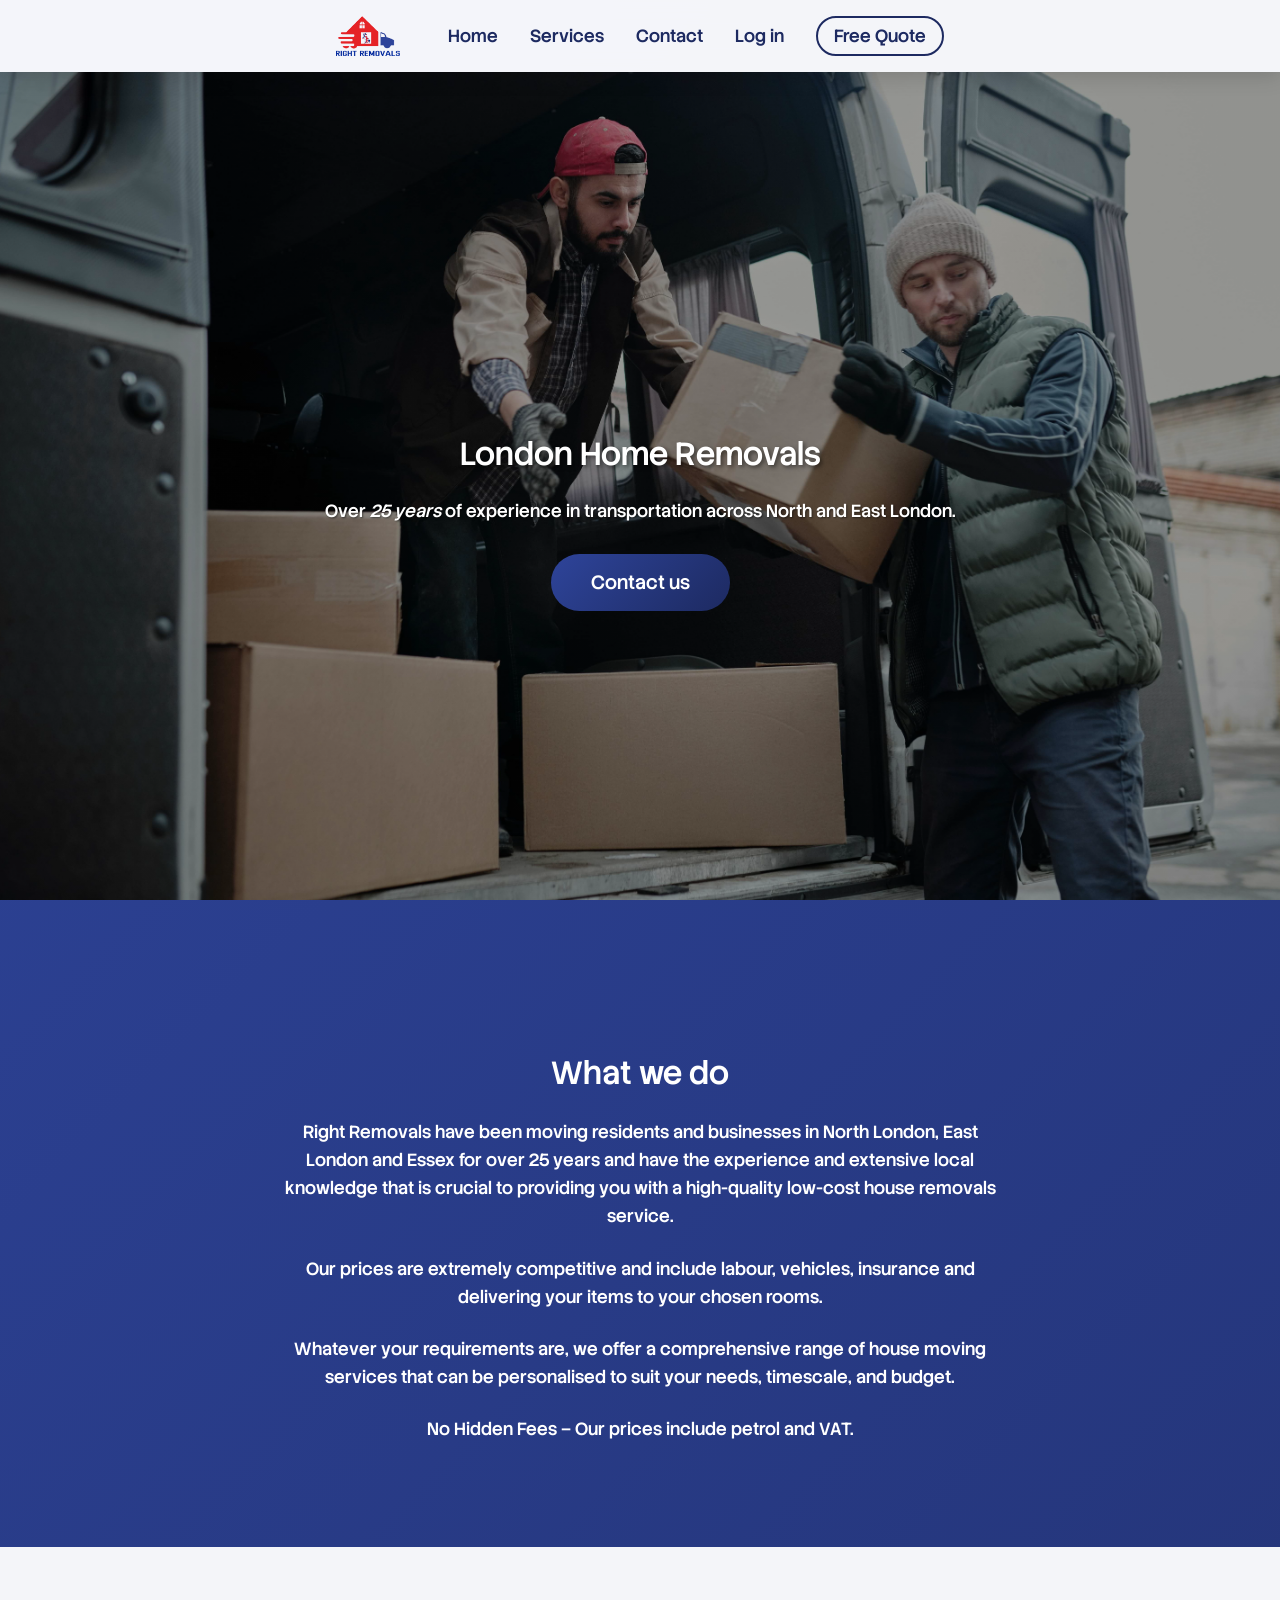
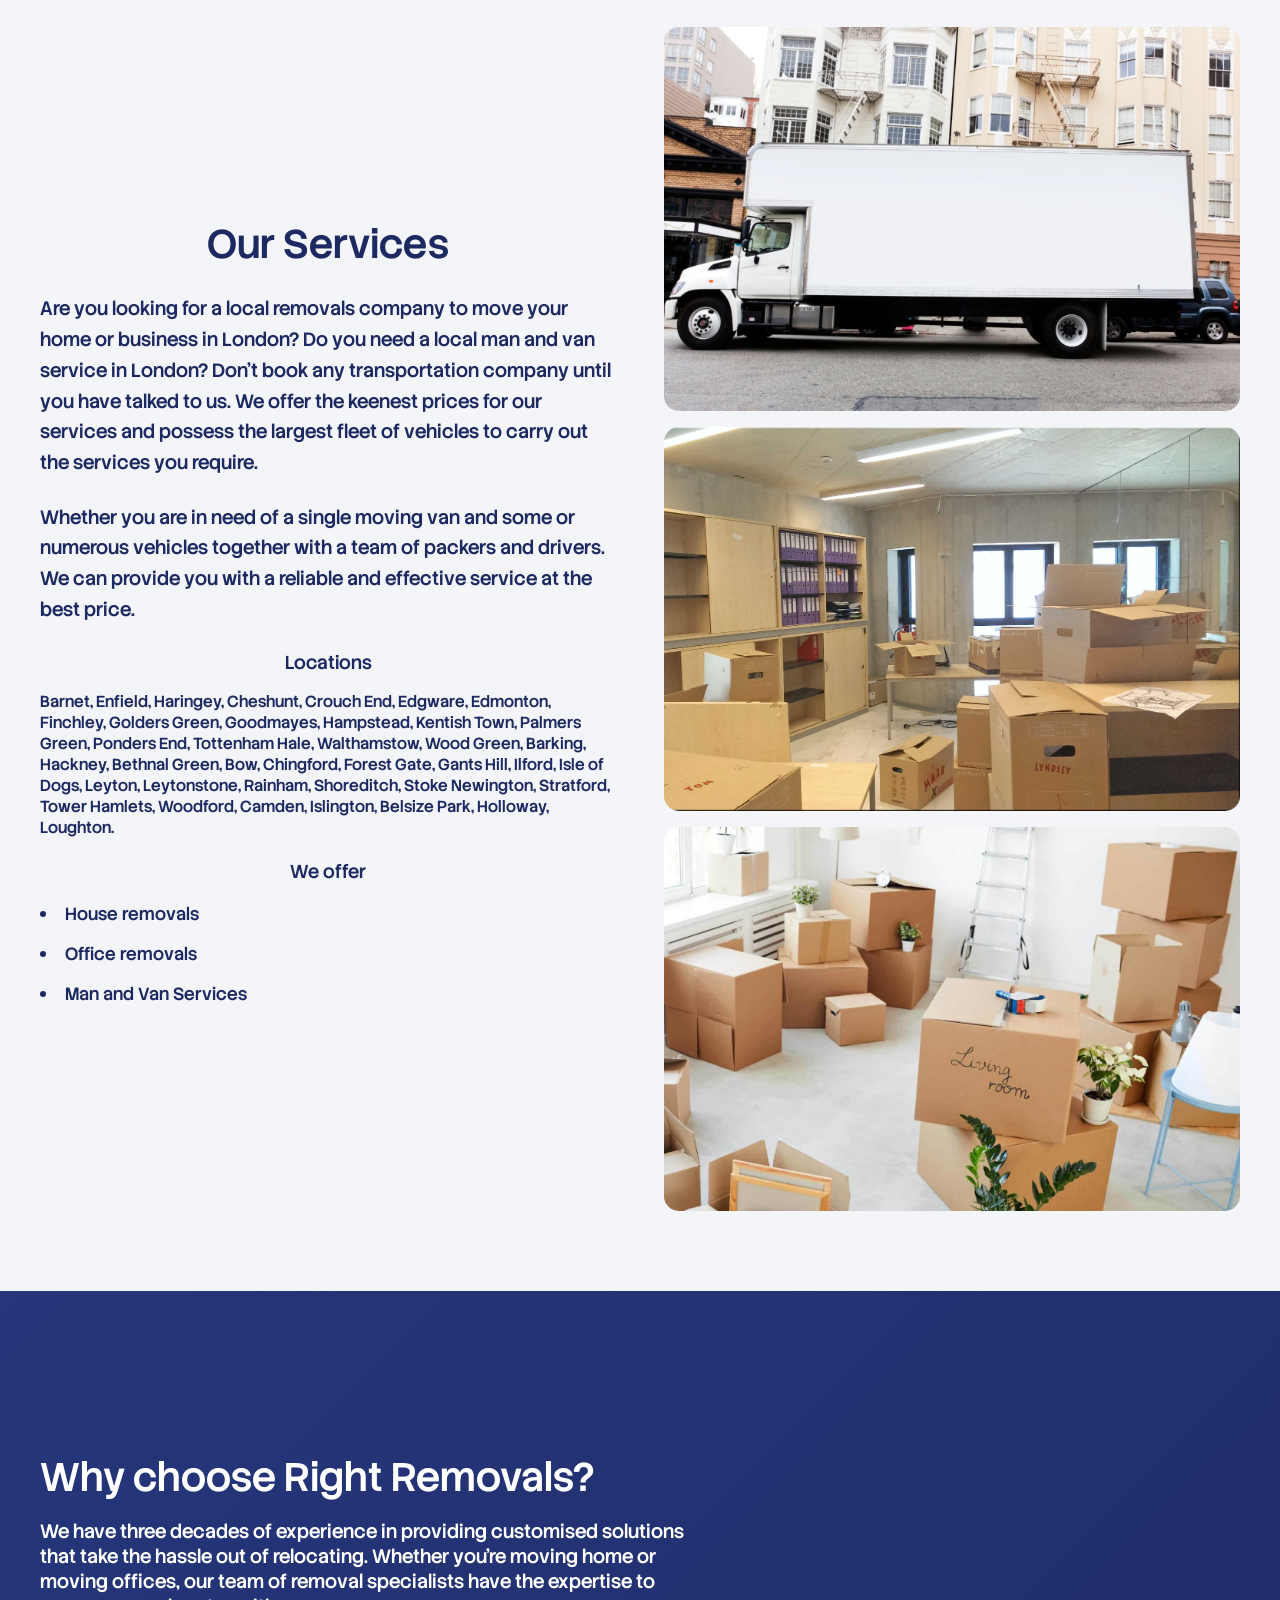
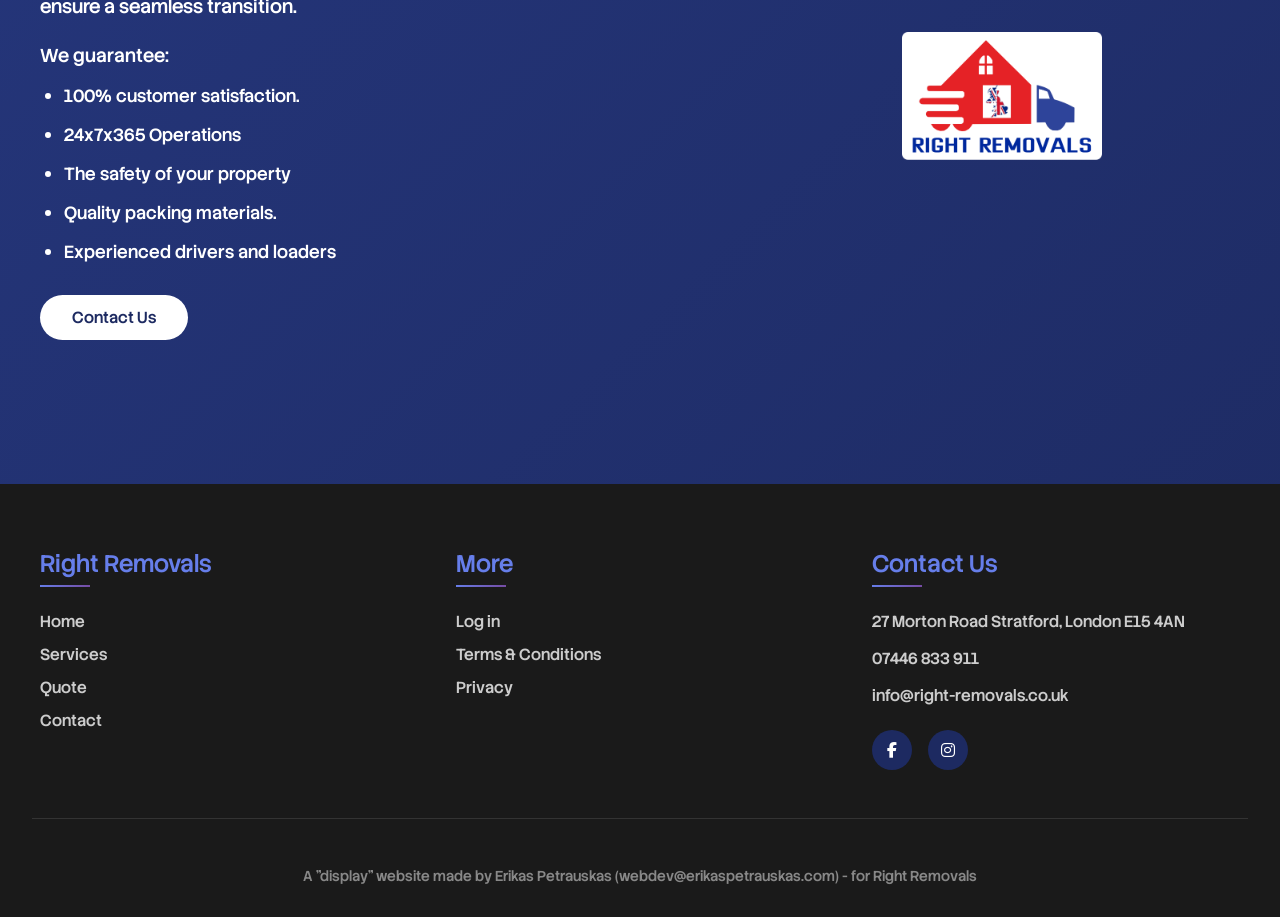
<file: index.html>
<!doctype html>
<html lang="en">
<head>
  <meta charset="utf-8" />
  <meta name="viewport" content="width=device-width,initial-scale=1" />
  <title>Right Removals</title>
    <meta name="description" content="25 years of moving experience" />
    <meta property="og:type" content="website" />
    <meta property="og:title" content="Right Removals – Website Redesign Concept" />
    <meta property="og:description" content="A modern, mobile-friendly redesign concept for Right Removals." />
    <meta property="og:url" content="https://eika12345.github.io/Right-Removals-Redesign/" />
    <meta property="og:image" content="https://eika12345.github.io/Right-Removals-Redesign/images/preview.png" />
    <meta property="og:image:width" content="1200" />
    <meta property="og:image:height" content="630" />
    <meta name="twitter:card" content="summary_large_image" />
    <link rel="stylesheet" href="./css/variables.css" />
    <link rel="stylesheet" href="./css/stylesheet.css" />
    <link rel="shortcut icon" type="image/x-icon" href="./images/right-removals-logo-updated.png">
    <link rel="stylesheet" href="https://cdnjs.cloudflare.com/ajax/libs/font-awesome/6.5.0/css/all.min.css">

</head>
<body>
          <!---------------------------------- navbar -------------------------------------->

   <nav class="navbar">
  <a href="index.html" class="logo">
    <img src="./images/right-removals-logo-updated.png" alt="Company Logo">
  </a>

  <ul class="nav-links">
    <li><a href="index.html">Home</a></li>
    <li><a href="#services">Services</a></li>
    <li><a href="contact.html">Contact</a></li>
    <li><a href="admin.html">Log in</a></li>
    <li><a href="quote.html" class="free-quote">Free Quote</a></li>
  </ul>
</nav>
              <!---------------------------------- hero -------------------------------------->

     <section class="hero">
        <h1>London Home Removals</h1>
        <p>Over <i>25 years</i> of experience in transportation across North and East London.</p>

        <a href="contact.html" class="hero-button">Contact us</a>
    </section>
              <!---------------------------------- content -------------------------------------->

    <div class="content">
        <h2>What we do</h2>
        <p>Right Removals have been moving residents and businesses in North London, East London and Essex for over 25 years and have the experience and extensive local knowledge that is crucial to providing you with a high-quality low-cost house removals service.</p>
        <p>Our prices are extremely competitive and include labour, vehicles, insurance and delivering your items to your chosen rooms.</p>
        <p>Whatever your requirements are, we offer a comprehensive range of house moving services that can be personalised to suit your needs, timescale, and budget.</p>
        <p>No Hidden Fees – Our prices include petrol and VAT.</p>
    </div>
          <!---------------------------------- services -------------------------------------->
<section id="services">
    <section class="services-section">
  <div class="services-container">
    <!-- Left text column -->
   <div class="services-text">
  <h2>Our Services</h2>
  <p>Are you looking for a local removals company to move your home or business in London? Do you need a local man and van service in London? Don’t book any transportation company until you have talked to us. We offer the keenest prices for our services and possess the largest fleet of vehicles to carry out the services you require.</p>
  
  <div class="service-card">
    <p>Whether you are in need of a single moving van and some or numerous vehicles together with a team of packers and drivers. We can provide you with a reliable and effective service at the best price.</p>
  </div>
<h3>Locations</h3>
  <div class="service-card">
Barnet,
Enfield,
Haringey,
Cheshunt,
Crouch End,
Edgware,
Edmonton,

Finchley,
Golders Green,
Goodmayes,
Hampstead,
Kentish Town,
Palmers Green,
Ponders End,
Tottenham Hale,

Walthamstow,
Wood Green,
Barking,
Hackney,
Bethnal Green,
Bow,
Chingford,

Forest Gate,
Gants Hill,
Ilford,
Isle of Dogs,
Leyton,
Leytonstone,
Rainham,

Shoreditch,
Stoke Newington,
Stratford,
Tower Hamlets,
Woodford,
Camden,
Islington,

Belsize Park,
Holloway,
Loughton.
  </div>
<br>
<h3>We offer</h3>
  <ul>
    <li>House removals</li>
    <li>Office removals</li>
    <li>Man and Van Services</li>
  </ul>
</div>

    <!-- Right images column -->
    <div class="services-images">
      <img src="./images/van3_2.png" alt="Service 1">
      <img src="./images/office removal3_2.png" alt="Service 2">
      <img src="./images/house removal3_2.png" alt="Service 3">
    </div>
  </div>
</section>
</section>

    <!------------------------------- Elfsight Google Reviews---------------------------------->
    <div class="review-container">
<script src="https://elfsightcdn.com/platform.js" async></script>
<div class="elfsight-app-4e59fe24-357c-4eae-9113-05f67607440f" data-elfsight-app-lazy></div>
   </div>
    <!--<section class="reviews-section">


        <h2>What Our Clients Say</h2>
        <a href="#" class="google-badge">
            <span class="google-logo">G</span>
            <span class="stars">★★★★★</span>
            <span><u>75 Google Reviews</u></span>
        </a>
        
        <div class="reviews-container">
            <div class="review-card">
                <div class="review-header">
                    <div class="review-avatar">SV</div>
                    <div class="review-info">
                        <h4>Sarah Vaughan</h4>
                        <p>July 27, 2025</p>
                    </div>
                </div>
                <div class="review-stars">★★★★★</div>
                <p class="review-text">"Excellent service!!! Would use them again hands down"</p>
            </div>
            
            <div class="review-card">
                <div class="review-header">
                    <div class="review-avatar">YN</div>
                    <div class="review-info">
                        <h4>Yasmin North </h4>
                        <p>August 16, 2025</p>
                    </div>
                </div>
                <div class="review-stars">★★★★★</div>
                <p class="review-text">"This is our second time moving flats with Right Removals and they have been amazing both times! Always on time, so fast and efficient and very easy to work with, would recommend to any one!"</p>
            </div>
            
            <div class="review-card">
                <div class="review-header">
                    <div class="review-avatar">NP</div>
                    <div class="review-info">
                        <h4>Nikhita P</h4>
                        <p>July 19, 2025</p>
                    </div>
                </div>
                <div class="review-stars">★★★★★</div>
                <p class="review-text">"Ika has been an absolute lifesaver helping us move! Patient, helpful and a great attitude, we genuinely couldn't have done it without his help :) 11/10 highly recommend &will use again for future moves!"</p>
            </div>
        </div>
    </section>-->
     <!------------------------------- Why choose rights ---------------------------------->

    <section class="get-in-touch">
  <div class="get-in-touch-container">
    <!-- Left: Text + Contact Info -->
    <div class="contact-text">
      <h2>Why choose Right Removals?</h2>

      <p>We have three decades of experience in providing customised solutions that take the hassle out of relocating. Whether you’re moving home or moving offices, our team of removal specialists have the expertise to ensure a seamless transition.</p>
      <h3>We guarantee:</h3>
      <ul class="contact-info">
        <li>100% customer satisfaction.</li>
        <li>24x7x365 Operations</li>
        <li>The safety of your property</li>
        <li>Quality packing materials.</li>
        <li>Experienced drivers and loaders</li>    
      </ul>

      <a href="contact.html" class="contact-button">Contact Us</a>
    </div>

    <!-- Right: Logo Image -->
    <div class="contact-logo">
      <img src="./images/right-removals-logo-white.png" alt="Right Removals Logo">
    </div>
  </div>
</section>



    <!---------------------------------- footer -------------------------------------->

    <footer class="footer">
        <div class="footer-container">
            <div class="footer-column">
                <h3>Right Removals</h3>
                <ul class="footer-links">
                    <li><a href="index.html">Home</a></li>
                    <li><a href="#services">Services</a></li>
                    <li><a href="quote.html">Quote</a></li>
                    <li><a href="contact.html">Contact</a></li>
                    

                </ul>
            </div>
            
            <div class="footer-column">
                <h3>More</h3>
                <ul class="footer-links">
                    <li><a href="admin.html">Log in</a></li>
                    <li><a href="terms&conditions.html">Terms & Conditions</a></li>
                    <li><a href="privacy.html">Privacy</a></li>
                  
                </ul>
            </div>
            
            <div class="footer-column">
                <h3>Contact Us</h3>
                <div class="footer-contact-info">
                    <div class="contact-item">
                        <span>27 Morton Road Stratford, London E15 4AN</span>
                    </div>
                    <div class="contact-item">
                        <span>07446 833 911</span>
                    </div>
                    <div class="contact-item">
                        <span>info@right-removals.co.uk</span>
                    </div>  
                </div>
                <div class="social-links">
    <a href="https://www.facebook.com/LondonRightRemovals" class="social-link" target="_blank">
        <i class="fab fa-facebook-f"></i>
    </a>

    <a href="https://www.instagram.com/rightremovals/" class="social-link" target="_blank">
        <i class="fab fa-instagram"></i>
    </a>
</div>
            </div>
        </div>
        
        <div class="copyright">
            <p>A "display" website made by Erikas Petrauskas (webdev@erikaspetrauskas.com) - for Right Removals</p>
        </div>
    </footer>

</body>
</html>
</file>
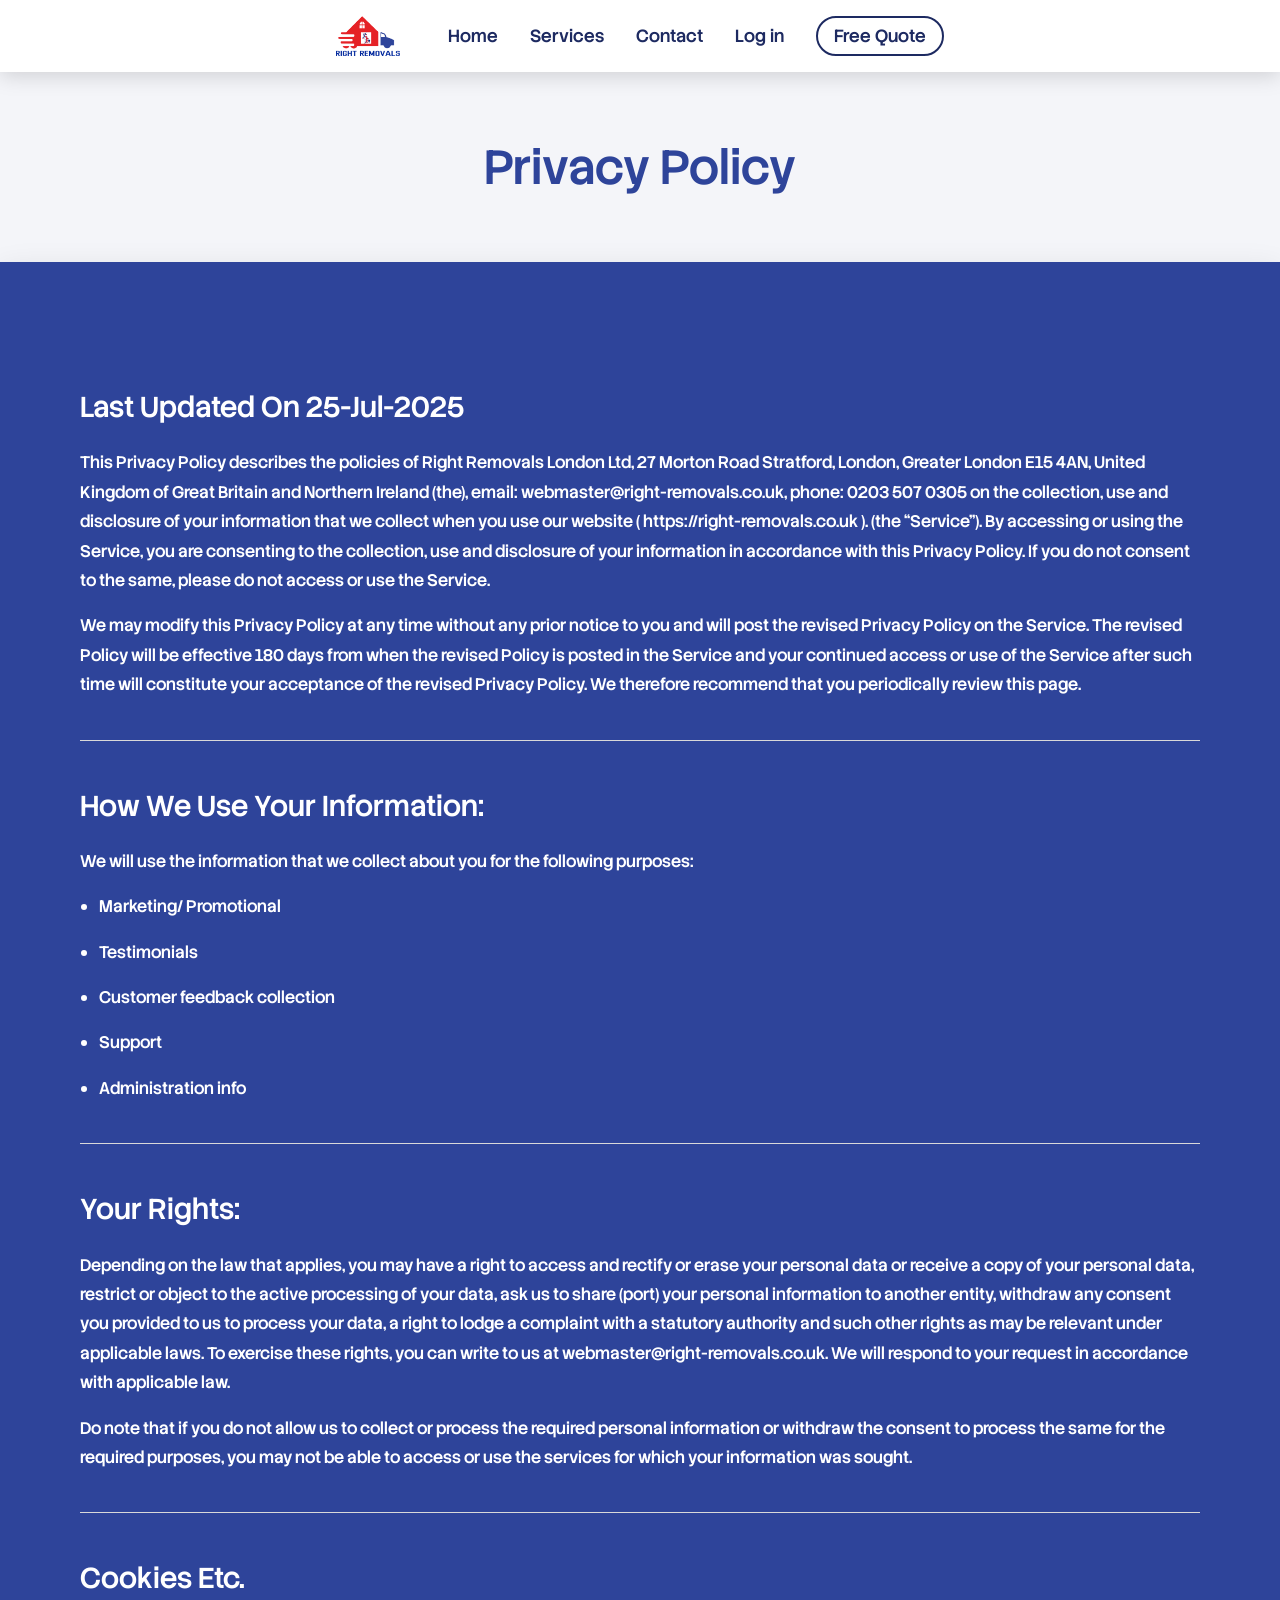
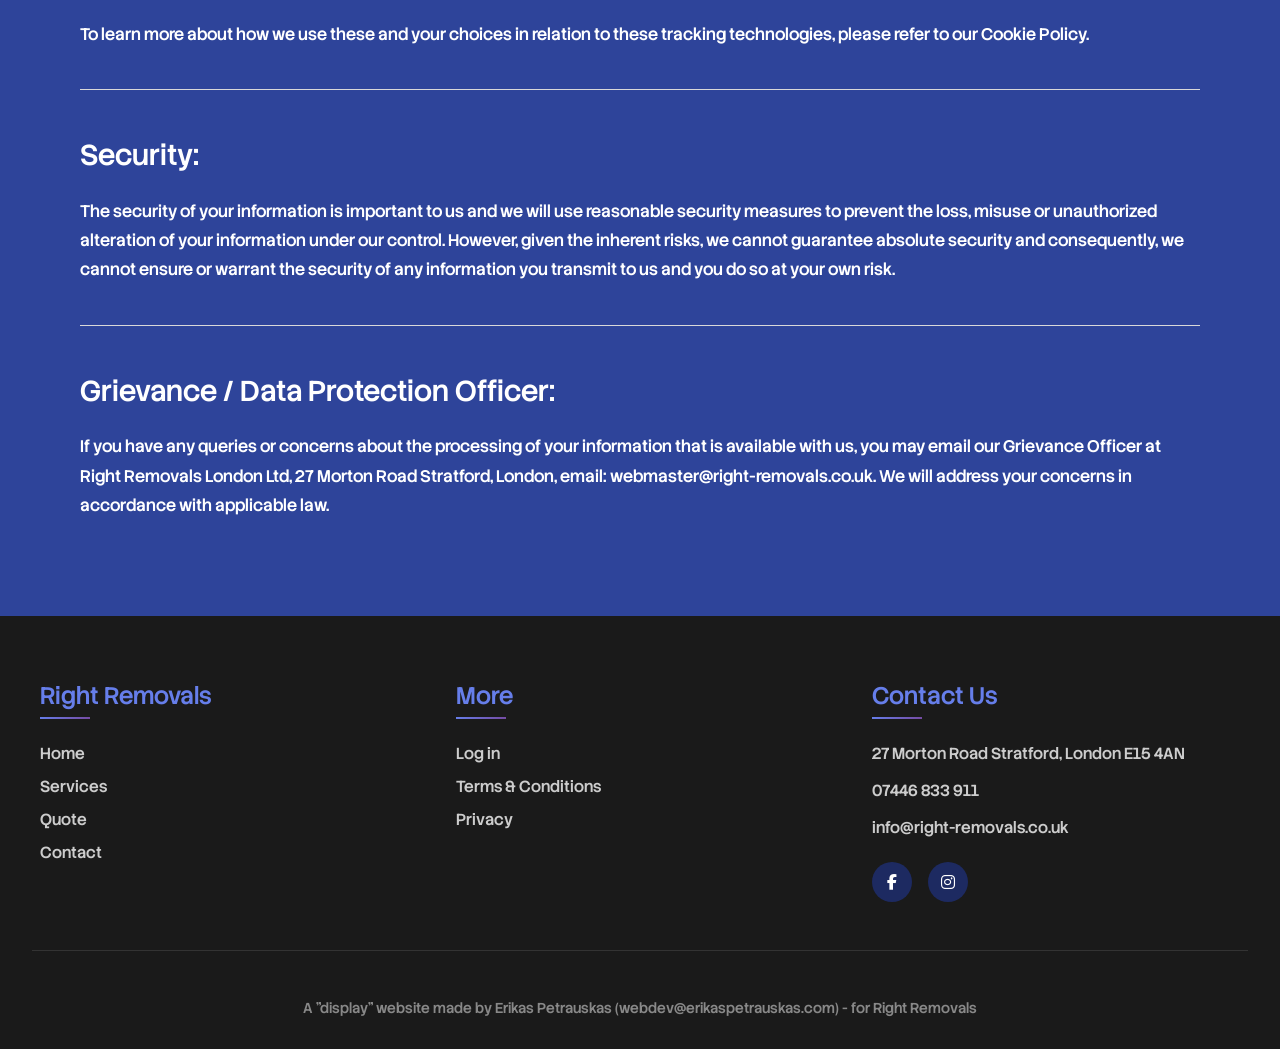
<file: privacy.html>
<!doctype html>
<html lang="en">
<head>
  <meta charset="utf-8" />
  <meta name="viewport" content="width=device-width,initial-scale=1" />
  <title>Right Removals - Privacy</title>
  <meta name="description" content="25 years of moving experience" />
    <link rel="stylesheet" href="./css/variables.css" />
    <link rel="stylesheet" href="./css/stylesheet.css" />
    <link rel="shortcut icon" type="image/x-icon" href="./images/right-removals-logo-updated.png">
    <link rel="stylesheet" href="https://cdnjs.cloudflare.com/ajax/libs/font-awesome/6.5.0/css/all.min.css">

<style>
    body {
    background: var(--color-off-white);
}
.terms-hero {
  padding: 4rem 2rem;
  text-align: center;
  color: var(--color-primary-blue);
}

.terms-hero h1 {
  font-size: 3rem;
}

.terms-wrapper {
  margin: auto;
  padding: 5rem;
  background: var(--color-primary-blue);
  box-shadow: 0 10px 30px rgba(0,0,0,0.12);
  color: white;
  line-height: 1.75;
}

.terms-wrapper h2 {
  font-size: 1.8rem;
  margin: 2.5rem 0 1rem;
  color: white;
}

.terms-wrapper h3 {
  font-size: 1.3rem;
  margin: 1.5rem 0 0.75rem;
  color: white;
}

.terms-wrapper p,
.terms-wrapper li {
  margin-bottom: 1rem;
  font-size: 1.05rem;
}

.terms-wrapper ul {
  padding-left: 1.2rem;
  margin-bottom: 1.5rem;
}

.section-divider {
  height: 1px;
  background: #d9d9d9;
  margin: 2.5rem 0;
}

.footer {
 background: #1a1a1a;
 color: #ffffff;
 padding: 4rem 2rem 2rem;
 margin-top: 0;
}

@media(max-width: 600px) {
  .terms-hero h1 { font-size: 2.2rem; }
  .terms-wrapper { padding: 1.5rem; }
  .terms-wrapper h2 { font-size: 1.5rem; }
}
</style>

</head>
<body>
          <!---------------------------------- navbar -------------------------------------->

   <nav class="navbar">
  <a href="index.html" class="logo">
    <img src="./images/right-removals-logo-updated.png" alt="Company Logo">
  </a>

  <ul class="nav-links">
    <li><a href="index.html">Home</a></li>
    <li><a href="index.html#services">Services</a></li>
    <li><a href="contact.html">Contact</a></li>
    <li><a href="admin.html">Log in</a></li>
    <li><a href="quote.html" class="free-quote">Free Quote</a></li>
  </ul>
</nav>

<section class="terms-hero">
  <h1>Privacy Policy</h1>
</section>

<section class="terms-wrapper">

<h2>Last Updated On 25-Jul-2025</h2>
<p>
This Privacy Policy describes the policies of Right Removals London Ltd, 27 Morton Road Stratford, London, Greater London E15 4AN, United Kingdom of Great Britain and Northern Ireland (the), email: webmaster@right-removals.co.uk, phone: 0203 507 0305 on the collection, use and disclosure of your information that we collect when you use our website ( https://right-removals.co.uk ). (the “Service”). By accessing or using the Service, you are consenting to the collection, use and disclosure of your information in accordance with this Privacy Policy. If you do not consent to the same, please do not access or use the Service.</p>
<p>We may modify this Privacy Policy at any time without any prior notice to you and will post the revised Privacy Policy on the Service. The revised Policy will be effective 180 days from when the revised Policy is posted in the Service and your continued access or use of the Service after such time will constitute your acceptance of the revised Privacy Policy. We therefore recommend that you periodically review this page.</p>

<div class="section-divider"></div>

<h2>How We Use Your Information:</h2>
<p>We will use the information that we collect about you for the following purposes:</p>

<ul>
  <li>Marketing/ Promotional</li>
  <li>Testimonials</li>
  <li>Customer feedback collection</li>
  <li>Support</li>
  <li>Administration info</li>
</ul>

<div class="section-divider"></div>

<h2>Your Rights:</h2>
<p>Depending on the law that applies, you may have a right to access and rectify or erase your personal data or receive a copy of your personal data, restrict or object to the active processing of your data, ask us to share (port) your personal information to another entity, withdraw any consent you provided to us to process your data, a right to lodge a complaint with a statutory authority and such other rights as may be relevant under applicable laws. To exercise these rights, you can write to us at webmaster@right-removals.co.uk. We will respond to your request in accordance with applicable law.</p>
<p>Do note that if you do not allow us to collect or process the required personal information or withdraw the consent to process the same for the required purposes, you may not be able to access or use the services for which your information was sought.</p>

<div class="section-divider"></div>

<h2>Cookies Etc.</h2>
<p>To learn more about how we use these and your choices in relation to these tracking technologies, please refer to our Cookie Policy.</p>



<div class="section-divider"></div>

<h2>Security:</h2>
<p>The security of your information is important to us and we will use reasonable security measures to prevent the loss, misuse or unauthorized alteration of your information under our control. However, given the inherent risks, we cannot guarantee absolute security and consequently, we cannot ensure or warrant the security of any information you transmit to us and you do so at your own risk.</p>


<div class="section-divider"></div>

<h2>Grievance / Data Protection Officer:</h2>
<p>If you have any queries or concerns about the processing of your information that is available with us, you may email our Grievance Officer at Right Removals London Ltd, 27 Morton Road Stratford, London, email: webmaster@right-removals.co.uk. We will address your concerns in accordance with applicable law.</p>

 
</section>

<!---------------------------------- footer -------------------------------------->

    <footer class="footer">
        <div class="footer-container">
            <div class="footer-column">
                <h3>Right Removals</h3>
                <ul class="footer-links">
                    <li><a href="index.html">Home</a></li>
                    <li><a href="index.html#services">Services</a></li>
                    <li><a href="quote.html">Quote</a></li>
                    <li><a href="contact.html">Contact</a></li>
                    

                </ul>
            </div>
            
            <div class="footer-column">
                <h3>More</h3>
                <ul class="footer-links">
                    <li><a href="admin.html">Log in</a></li>
                    <li><a href="terms&conditions.html">Terms & Conditions</a></li>
                    <li><a href="privacy.html">Privacy</a></li>
                  
                </ul>
            </div>
            
            <div class="footer-column">
                <h3>Contact Us</h3>
                <div class="footer-contact-info">
                    <div class="contact-item">
                        <span>27 Morton Road Stratford, London E15 4AN</span>
                    </div>
                    <div class="contact-item">
                        <span>07446 833 911</span>
                    </div>
                    <div class="contact-item">
                        <span>info@right-removals.co.uk</span>
                    </div>  
                </div>
                <div class="social-links">
    <a href="https://www.facebook.com/LondonRightRemovals" class="social-link" target="_blank">
        <i class="fab fa-facebook-f"></i>
    </a>

    <a href="https://www.instagram.com/rightremovals/" class="social-link" target="_blank">
        <i class="fab fa-instagram"></i>
    </a>
</div>
            </div>
        </div>
        
        <div class="copyright">
            <p>A "display" website made by Erikas Petrauskas (webdev@erikaspetrauskas.com) - for Right Removals</p>
        </div>
    </footer>
</file>
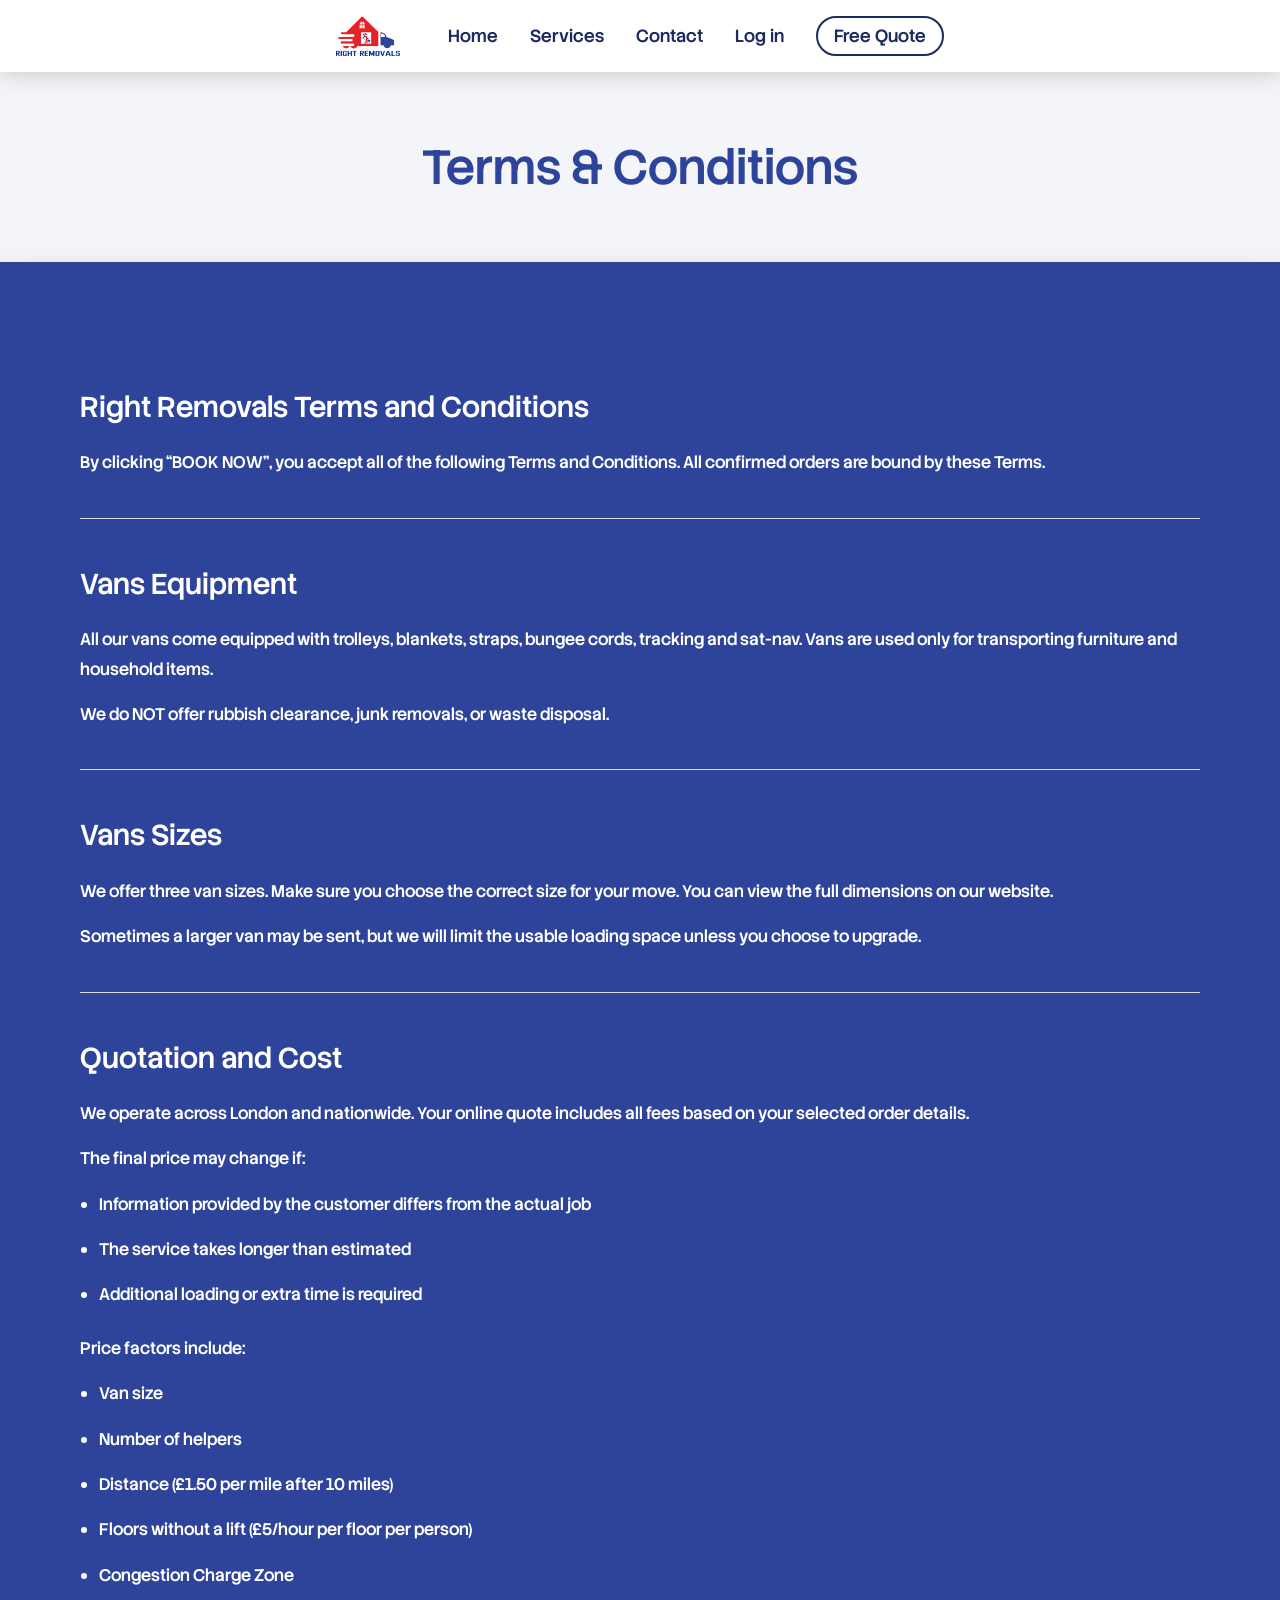
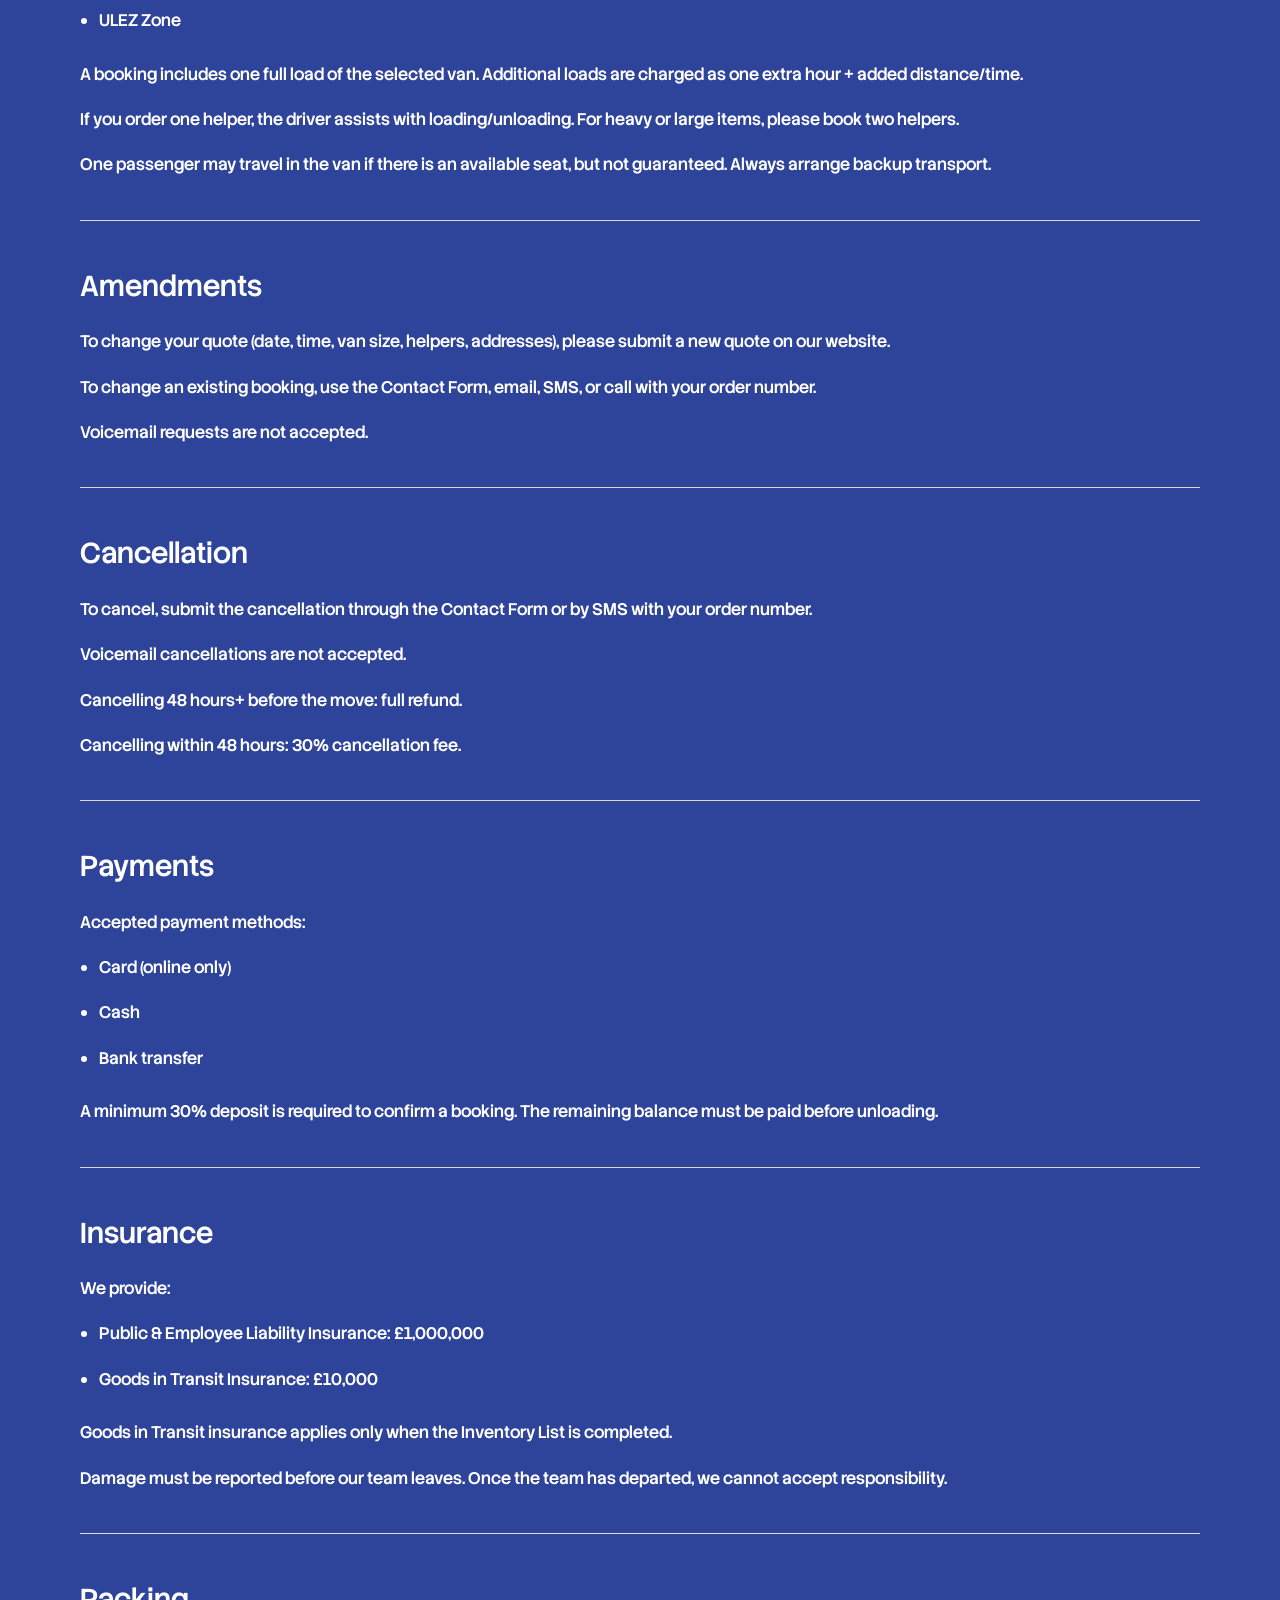
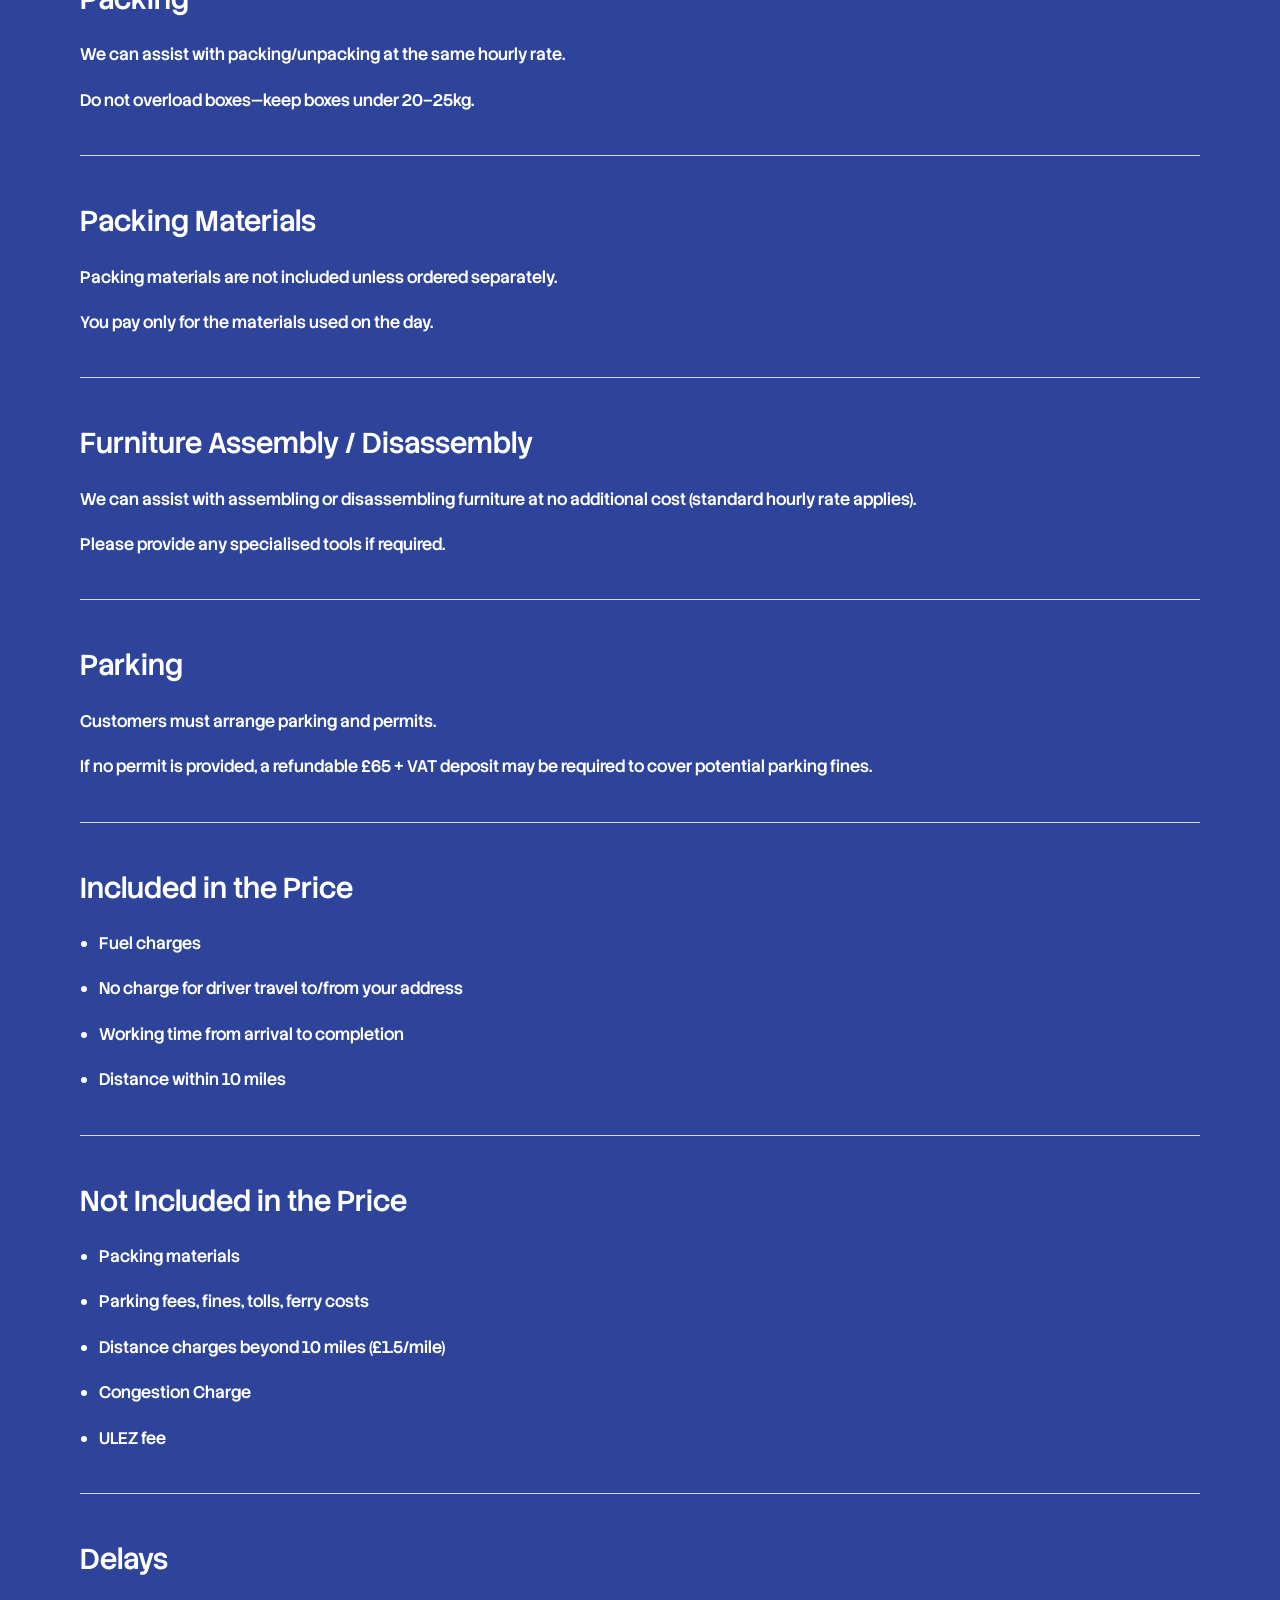
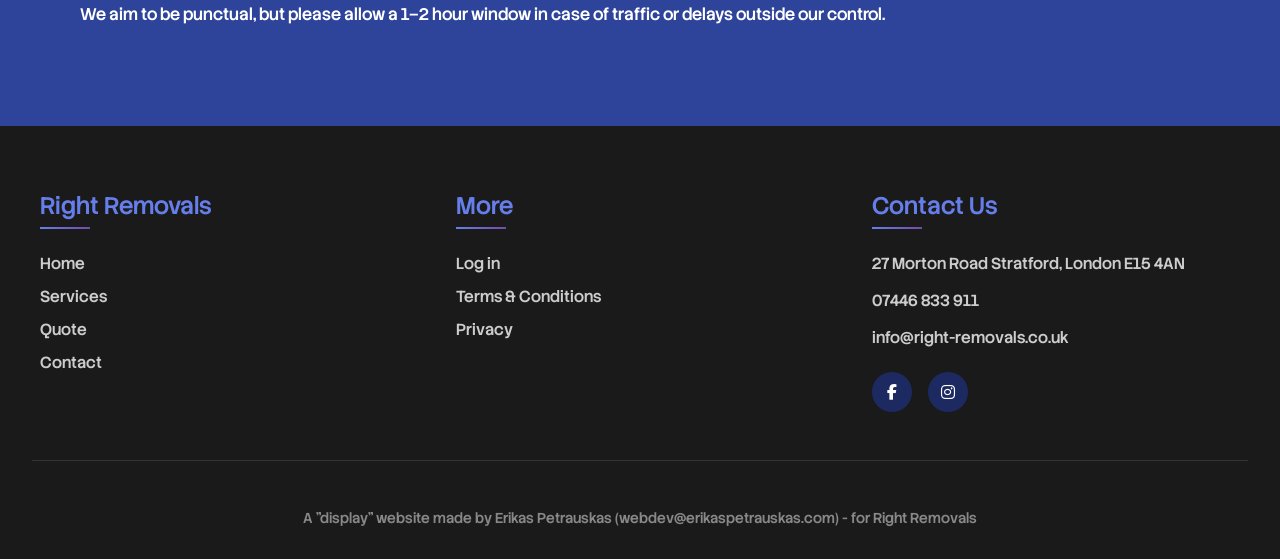
<file: terms&conditions.html>
<!doctype html>
<html lang="en">
<head>
  <meta charset="utf-8" />
  <meta name="viewport" content="width=device-width,initial-scale=1" />
  <title>Right Removals - Terms and Conditions</title>
  <meta name="description" content="25 years of moving experience" />
    <link rel="stylesheet" href="./css/variables.css" />
    <link rel="stylesheet" href="./css/stylesheet.css" />
    <link rel="shortcut icon" type="image/x-icon" href="./images/right-removals-logo-updated.png">
    <link rel="stylesheet" href="https://cdnjs.cloudflare.com/ajax/libs/font-awesome/6.5.0/css/all.min.css">
<style>
/* PAGE-SPECIFIC STYLES */
body {
    background: var(--color-off-white);
}
.terms-hero {
  padding: 4rem 2rem;
  text-align: center;
  color: var(--color-primary-blue);
}

.terms-hero h1 {
  font-size: 3rem;
}

.terms-wrapper {
  margin: auto;
  padding: 5rem;
  background: var(--color-primary-blue);
  box-shadow: 0 10px 30px rgba(0,0,0,0.12);
  color: white;
  line-height: 1.75;
}

.terms-wrapper h2 {
  font-size: 1.8rem;
  margin: 2.5rem 0 1rem;
  color: white;
}

.terms-wrapper h3 {
  font-size: 1.3rem;
  margin: 1.5rem 0 0.75rem;
  color: white;
}

.terms-wrapper p,
.terms-wrapper li {
  margin-bottom: 1rem;
  font-size: 1.05rem;
}

.terms-wrapper ul {
  padding-left: 1.2rem;
  margin-bottom: 1.5rem;
}

.section-divider {
  height: 1px;
  background: #d9d9d9;
  margin: 2.5rem 0;
}

.footer {
 background: #1a1a1a;
 color: #ffffff;
 padding: 4rem 2rem 2rem;
 margin-top: 0;
}

@media(max-width: 600px) {
  .terms-hero h1 { font-size: 2.2rem; }
  .terms-wrapper { padding: 1.5rem; }
  .terms-wrapper h2 { font-size: 1.5rem; }
}
</style>
</head>

<body>
            <!---------------------------------- navbar -------------------------------------->

   <nav class="navbar">
  <a href="index.html" class="logo">
    <img src="./images/right-removals-logo-updated.png" alt="Company Logo">
  </a>

  <ul class="nav-links">
    <li><a href="index.html">Home</a></li>
    <li><a href="index.html#services">Services</a></li>
    <li><a href="contact.html">Contact</a></li>
    <li><a href="admin.html">Log in</a></li>
    <li><a href="quote.html" class="free-quote">Free Quote</a></li>
  </ul>
</nav>

<section class="terms-hero">
  <h1>Terms & Conditions</h1>
</section>

<section class="terms-wrapper">

<h2>Right Removals Terms and Conditions</h2>
<p>
By clicking <strong>“BOOK NOW”</strong>, you accept all of the following Terms and Conditions.
All confirmed orders are bound by these Terms.
</p>

<div class="section-divider"></div>

<h2>Vans Equipment</h2>
<p>All our vans come equipped with trolleys, blankets, straps, bungee cords, tracking and sat-nav. Vans are used only for transporting furniture and household items.</p>
<p><strong>We do NOT offer rubbish clearance, junk removals, or waste disposal.</strong></p>

<div class="section-divider"></div>

<h2>Vans Sizes</h2>
<p>We offer three van sizes. Make sure you choose the correct size for your move. You can view the full dimensions on our website.</p>
<p>Sometimes a larger van may be sent, but we will limit the usable loading space unless you choose to upgrade.</p>

<div class="section-divider"></div>

<h2>Quotation and Cost</h2>
<p>We operate across London and nationwide. Your online quote includes all fees based on your selected order details.</p>

<p><strong>The final price may change if:</strong></p>
<ul>
  <li>Information provided by the customer differs from the actual job</li>
  <li>The service takes longer than estimated</li>
  <li>Additional loading or extra time is required</li>
</ul>

<p><strong>Price factors include:</strong></p>
<ul>
  <li>Van size</li>
  <li>Number of helpers</li>
  <li>Distance (£1.50 per mile after 10 miles)</li>
  <li>Floors without a lift (£5/hour per floor per person)</li>
  <li>Congestion Charge Zone</li>
  <li>ULEZ Zone</li>
</ul>

<p>
A booking includes <strong>one full load</strong> of the selected van. Additional loads are charged as one extra hour + added distance/time.
</p>

<p>
If you order one helper, the driver assists with loading/unloading. For heavy or large items, please book two helpers.
</p>

<p>
One passenger may travel in the van if there is an available seat, but not guaranteed. Always arrange backup transport.
</p>

<div class="section-divider"></div>

<h2>Amendments</h2>
<p>To change your quote (date, time, van size, helpers, addresses), please submit a new quote on our website.</p>
<p>To change an existing booking, use the Contact Form, email, SMS, or call with your order number.</p>
<p><strong>Voicemail requests are not accepted.</strong></p>

<div class="section-divider"></div>

<h2>Cancellation</h2>
<p>To cancel, submit the cancellation through the Contact Form or by SMS with your order number.</p>
<p><strong>Voicemail cancellations are not accepted.</strong></p>
<p>Cancelling 48 hours+ before the move: <strong>full refund.</strong></p>
<p>Cancelling within 48 hours: <strong>30% cancellation fee.</strong></p>

<div class="section-divider"></div>

<h2>Payments</h2>
<p>Accepted payment methods:</p>
<ul>
  <li>Card (online only)</li>
  <li>Cash</li>
  <li>Bank transfer</li>
</ul>

<p>
A minimum 30% deposit is required to confirm a booking. The remaining balance must be paid before unloading.
</p>

<div class="section-divider"></div>

<h2>Insurance</h2>
<p>We provide:</p>
<ul>
  <li>Public & Employee Liability Insurance: £1,000,000</li>
  <li>Goods in Transit Insurance: £10,000</li>
</ul>

<p>
Goods in Transit insurance applies only when the <strong>Inventory List</strong> is completed.
</p>

<p>
Damage must be reported before our team leaves. Once the team has departed, we cannot accept responsibility.
</p>

<div class="section-divider"></div>

<h2>Packing</h2>
<p>We can assist with packing/unpacking at the same hourly rate.</p>
<p>Do not overload boxes—keep boxes under 20–25kg.</p>

<div class="section-divider"></div>

<h2>Packing Materials</h2>
<p>Packing materials are not included unless ordered separately.</p>
<p>You pay only for the materials used on the day.</p>

<div class="section-divider"></div>

<h2>Furniture Assembly / Disassembly</h2>
<p>We can assist with assembling or disassembling furniture at no additional cost (standard hourly rate applies).</p>
<p>Please provide any specialised tools if required.</p>

<div class="section-divider"></div>

<h2>Parking</h2>
<p>Customers must arrange parking and permits.</p>
<p>If no permit is provided, a refundable £65 + VAT deposit may be required to cover potential parking fines.</p>

<div class="section-divider"></div>

<h2>Included in the Price</h2>
<ul>
  <li>Fuel charges</li>
  <li>No charge for driver travel to/from your address</li>
  <li>Working time from arrival to completion</li>
  <li>Distance within 10 miles</li>
</ul>

<div class="section-divider"></div>

<h2>Not Included in the Price</h2>
<ul>
  <li>Packing materials</li>
  <li>Parking fees, fines, tolls, ferry costs</li>
  <li>Distance charges beyond 10 miles (£1.5/mile)</li>
  <li>Congestion Charge</li>
  <li>ULEZ fee</li>
</ul>

<div class="section-divider"></div>

<h2>Delays</h2>
<p>
We aim to be punctual, but please allow a 1–2 hour window in case of traffic or delays outside our control.
</p>

</section>

<!---------------------------------- footer -------------------------------------->

    <footer class="footer">
        <div class="footer-container">
            <div class="footer-column">
                <h3>Right Removals</h3>
                <ul class="footer-links">
                    <li><a href="index.html">Home</a></li>
                    <li><a href="index.html#services">Services</a></li>
                    <li><a href="quote.html">Quote</a></li>
                    <li><a href="contact.html">Contact</a></li>
                    

                </ul>
            </div>
            
            <div class="footer-column">
                <h3>More</h3>
                <ul class="footer-links">
                    <li><a href="admin.html">Log in</a></li>
                    <li><a href="terms&conditions.html">Terms & Conditions</a></li>
                    <li><a href="privacy.html">Privacy</a></li>
                  
                </ul>
            </div>
            
            <div class="footer-column">
                <h3>Contact Us</h3>
                <div class="footer-contact-info">
                    <div class="contact-item">
                        <span>27 Morton Road Stratford, London E15 4AN</span>
                    </div>
                    <div class="contact-item">
                        <span>07446 833 911</span>
                    </div>
                    <div class="contact-item">
                        <span>info@right-removals.co.uk</span>
                    </div>  
                </div>
                <div class="social-links">
    <a href="https://www.facebook.com/LondonRightRemovals" class="social-link" target="_blank">
        <i class="fab fa-facebook-f"></i>
    </a>

    <a href="https://www.instagram.com/rightremovals/" class="social-link" target="_blank">
        <i class="fab fa-instagram"></i>
    </a>
</div>
            </div>
        </div>
        
        <div class="copyright">
            <p>A "display" website made by Erikas Petrauskas (webdev@erikaspetrauskas.com) - for Right Removals</p>
        </div>
    </footer>
</file>
<file: css/variables.css>
:root {
  /* Colors */
  --color-primary-blue: #2e449a;
  --color-primary-red: #e52226;
  --color-primary-blue-dark: #1d2a61;
  --color-text: #111827;
  --color-background: #1B5038;
  --color-background-dark: #111827;
  --color-white: #ffffff;
  --color-off-white: #f4f5f9;

  /* Fonts */
  --font-body:  "StackSans", sans-serif;

  /* Spacing */
  --spacing-xs: 0.25rem;
  --spacing-sm: 0.5rem;
  --spacing-md: 1rem;
  --spacing-lg: 2rem;
  --spacing-xl: 4rem;

  /* Border Radius */
  --radius-sm: 0.25rem;
  --radius-md: 0.5rem;
  --radius-lg: 1rem;
}
</file>
<file: css/stylesheet.css>
@font-face {
  font-family: "StackSans";
  src: url("../fonts/StackSansHeadline-Medium.ttf") format("opentype");
  font-weight: 700;
  font-style: normal;
}
        
 * {
  margin: 0;
  padding: 0;
  box-sizing: border-box;
  scroll-behavior: smooth;
}

 body {
  font-family: var(--font-body);
  background: linear-gradient(135deg, #2e449a 0%, #1d2a61 100%);
 }

/*----------------------------------------------navbar------------------------------------------*/

 .navbar {
  position: sticky;
  top: 0;
  background: rgba(255, 255, 255, 0.95);
  backdrop-filter: blur(10px);
  padding: 1rem 2rem;
  box-shadow: 0 4px 20px rgba(0,0,0,0.15);
  display: flex;
  justify-content: center;
  align-items: center;
  gap: 3rem;
  z-index: 1000;
  margin-bottom: 0;
}

/* logo */
.logo { display:flex; align-items:center; text-decoration:none; }
.logo img { height:40px; width:auto; }

.nav-links {
  display:flex;
  gap:2rem;
  list-style:none;
  align-items:center;
  margin:0;
  padding:0;
}

.nav-links li { margin:0; }

.nav-links a {
  display: inline-block;
  text-decoration: none;
  color: var(--color-primary-blue-dark);
  font-weight: 600;
  font-size: 1.1rem;
  padding: 0.5rem 0;            
  position: relative;
  transition: color 0.25s ease, transform 0.15s ease;
  line-height: 1;               
}

.nav-links a:hover { color: #667eea; }

/* underline animation */
.nav-links a::after {
  content: '';
  position: absolute;
  bottom: -6px;                
  left: 50%;
  transform: translateX(-50%);
  width: 0;
  height: 2px;
  background: linear-gradient(135deg, #667eea 0%, #4b51a2 100%);
  transition: width 0.25s ease;
  pointer-events: none;
}
.nav-links a:hover::after { width: 100%; }

/* free quote button styling */
.nav-links a.free-quote,
.nav-links .free-quote {
  display: inline-block;              
  padding: 0.45rem 1rem;              
  border-radius: 28px;
  border: 2px solid var(--color-primary-blue-dark);
  background: transparent;
  color: var(--color-primary-blue-dark);
  font-weight: 700;
  box-sizing: border-box;
  transition: background 0.25s ease, color 0.25s ease, transform 0.15s ease;
}

.nav-links a.free-quote:hover {
  background: linear-gradient(135deg, #2e449a 0%, #1d2a61 100%);
  color: #fff;
  transform: translateY(-2px);
}

.nav-links a.free-quote {
  min-height: 40px;
  display: inline-flex;
  align-items: center;
  justify-content: center;
}

@media (max-width: 480px) {
  .nav-links {
    gap: 1rem;
    flex-wrap: wrap;
    justify-content: center;
  }

  .nav-links a.free-quote {
    width: 100%;
    max-width: 320px;
    padding: 0.75rem 1rem;
  }
}
      
/*----------------------------------------------hero------------------------------------------*/

        .hero {
            height: 100vh;
            background: linear-gradient(rgba(0, 0, 0, 0.4), rgba(0, 0, 0, 0.4)), url('../images/hero.jpg') center/cover no-repeat;
            background-repeat: no-repeat;
            background-attachment: fixed;
            display: flex;
            flex-direction: column;
            justify-content: center;
            align-items: center;
            text-align: center;
             color: var(--color-white);
            padding: 0 2rem;
        }

        .hero h1 {
            font-size: 3.5rem;
            margin-bottom: 1.5rem;
            text-shadow: 2px 2px 4px rgba(0, 0, 0, 0.5);
        }

        .hero p {
            font-size: 1.5rem;
            max-width: 700px;
            margin-bottom: 2rem;
            text-shadow: 1px 1px 2px rgba(0, 0, 0, 0.5);
        }

        .hero-button {
            background: linear-gradient(135deg, #2e449a 0%, #1d2a61 100%);
            color: var(--color-white);
            padding: 1rem 2.5rem;
            font-size: 1.2rem;
            font-weight: 600;
            border: none;
            border-radius: 50px;
            cursor: pointer;
            transition: transform 0.3s ease, box-shadow 0.3s ease;
            text-decoration: none;
            display: inline-block;
        }

        .hero-button:hover {
            transform: translateY(-3px);
            box-shadow: 0 10px 25px rgba(0, 0, 0, 0.3);
        }

        .content {
            padding: 5rem 2rem 5rem 2rem;
             color: var(--color-white);
            text-align: center;
            max-width: 800px;
            margin: 0 auto;
        }

        .content h2 {
            font-size: 2.5rem;
            margin-bottom: 1.5rem;
            
        }

        .content p {
            font-size: 1.2rem;
            line-height: 1.6;
            margin-bottom: 1.5rem;
        }

        /* ------------------- Services Section ------------------- */
.services-section {
  padding: 5rem 2rem;
  background: #f4f5f9;
  color: var(--color-primary-blue-dark);
  margin-bottom: 5em;
}

.services-container {
  display: flex;
  align-items: stretch; 
  gap: 3rem;
  max-width: 1200px;
  margin: 0 auto;
  flex-wrap: wrap; 
}

.services-text {
  flex: 1 1 400px;
  display: flex;
  flex-direction: column; 
  justify-content: center; 
}

.services-text h2 {
  font-size: 2.5rem;
  margin-bottom: 1.5rem;
  color: #1d2a61;
  text-align: center;
}

.services-text p {
  font-size: 1.2rem;
  line-height: 1.6;
  margin-bottom: 1.5rem;
}
.services-text h3 {
    text-align: center;
    margin-bottom: 1rem;
}

.services-text ul {
  list-style: disc inside;
  font-size: 1.1rem;
  line-height: 1.6;
}

.services-text ul li {
  margin-bottom: 0.75rem;
}

/* Images column */
.services-images {
  flex: 1 1 400px;
  display: flex;
  flex-direction: column;
  gap: 1rem;
}

.services-images img {
  width: 100%;
  border-radius: 15px;
  object-fit: cover;
  transition: transform 0.3s ease;
}

.services-images img:hover {
  transform: scale(1.03);
}


@media (max-width: 768px) {
  .services-container {
    flex-direction: column;
    gap: 2rem;
  }

  .services-text {
    order: 1; 
    text-align: center;
  }

  .services-images {
    order: 2; /* for images to be below text */
    flex-direction: row; 
    flex-wrap: wrap;
    gap: 1rem;
  }

  .services-images img {
    width: 100%; 
  }
}

/*----------------------------------------------reviews------------------------------------------*/
    /*   .reviews-section {
    padding: 4rem 2rem;
    color: #333;
    text-align: center;
}

.reviews-section h2 {
    font-size: 2.5rem;
    margin-bottom: 2rem;
    color: var(--color-white);
}

.google-badge {
    display: flex;
    align-items: center;
    justify-content: center;
    gap: 1rem;
    margin-bottom: 3rem;
    background: #4285f4;
    color: white;
    padding: 1rem 2rem;
    border-radius: 50px;
    font-weight: 600;
    font-size: 1.2rem;
    text-decoration: none;
    transition: transform 0.3s ease;
    max-width: fit-content;
    margin: 0 auto 3rem auto;
}

.google-badge:hover {
    transform: scale(1.05);
}

.google-logo {
    font-weight: bold;
    font-size: 1.4rem;
}

.stars {
    color: #fbbc05;
    font-size: 1.5rem;
    margin-right: 0.5rem;
}

.reviews-container {
    display: flex;
    gap: 2rem;
    justify-content: center;
    flex-wrap: wrap;
    max-width: 1200px;
    margin: 0 auto;
}

.review-card {
    background: #f8f9fa;
    border-radius: 15px;
    padding: 2rem;
    box-shadow: 0 4px 15px rgba(0, 0, 0, 0.1);
    width: 100%;
    max-width: 350px;
    text-align: left;
    transition: transform 0.3s ease, box-shadow 0.3s ease;
    word-wrap: break-word;
    overflow-wrap: break-word;
}

.review-card:hover {
    transform: translateY(-5px);
    box-shadow: 0 8px 25px rgba(0, 0, 0, 0.15);
}

.review-header {
    display: flex;
    align-items: center;
    gap: 1rem;
    flex-wrap: nowrap;
}

.review-avatar {
    width: 50px;
    height: 50px;
    border-radius: 50%;
    background: linear-gradient(135deg, #667eea 0%, #764ba2 100%);
    display: flex;
    align-items: center;
    justify-content: center;
    color: white;
    font-weight: bold;
    font-size: 1.2rem;
}

.review-info h4 {
    font-size: 1.1rem;
    margin-bottom: 0.25rem;
    color: #333;
    white-space: normal;
}

.review-info p {
    font-size: 0.9rem;
    color: #666;
    margin: 0;
    white-space: normal;
}

.review-stars {
    color: #fbbc05;
    margin-bottom: 1rem;
    font-size: 1.2rem;
}

.review-text {
    color: #555;
    line-height: 1.6;
    margin-top: 1rem;
    overflow-wrap: break-word;
}*/
.review-container {
  margin: 5%;
}

/*------------------------------ mobile -------------------------------*/

@media (max-width: 480px) {

    .reviews-container {
        flex-direction: column;
        gap: 1.5rem;
        width: 100%;
        align-items: center;
    }

    .review-card {
        max-width: 100%;
        width: 100%;
        padding: 1.5rem;
    }

    .review-header {
        flex-wrap: nowrap;
    }

    .review-avatar {
        min-width: 50px;
        min-height: 50px;
    }

    .review-text {
        font-size: 1rem;
    }
}
/* ------------------- Get in Touch Section ------------------- */
.get-in-touch {
  padding: 5rem 2rem;
  color: #fff;
}

.get-in-touch-container {
  display: flex;
  align-items: center;
  justify-content: space-between;
  max-width: 1200px;
  margin: 0 auto;
  gap: 3rem;
  flex-wrap: wrap; /* allow stacking on mobile */
}

/* Left text column */
.contact-text {
  flex: 1 1 400px;
}

.contact-text h2 {
  font-size: 2.5rem;
  margin-bottom: 1rem;
  color: #fff;
}
.contact-text h3 {
    margin-bottom: 1rem;
}

.contact-text p {
  font-size: 1.2rem;
  margin-bottom: 1.5rem;
}

.contact-info {
    list-style: disc;      
    margin: 0 0 2rem 0;     
    padding-left: 1.5rem;   
    color: #fff;
    text-align: left;      
    max-width: none;       
}

.contact-info li {
    font-size: 1.1rem;
}

/* Contact button */
.contact-button {
  display: inline-block;
  padding: 0.75rem 2rem;
  background: white;
  color: var(--color-primary-blue-dark);
  border-radius: 50px;
  text-decoration: none;
  font-weight: 600;
  transition: transform 0.3s ease, box-shadow 0.3s ease;
}

.contact-button:hover {
  transform: translateY(-3px);
  box-shadow: 0 10px 25px rgba(0,0,0,0.3);
}

/* Right logo column */
.contact-logo {
  flex: 1 1 200px;
  display: flex;
  justify-content: center;
  align-items: center;
}

.contact-logo img {
  max-width: 200px;
  width: 100%;
  height: auto;
}

/* ------------------- mobile ------------------- */
@media (max-width: 768px) {
  .get-in-touch-container {
    flex-direction: column;
    text-align: center;
    gap: 2rem;
  }

  .contact-text h2 {
    font-size: 2rem;
  }

  .contact-text p, .contact-info li {
    font-size: 1.1rem;
  }

  .contact-logo img {
    max-width: 150px;
  }
    .contact-info {
        padding-left: 1rem;
        margin: 0 auto 2rem;
        text-align: center;
    }
}

/*----------------------------------------------footer------------------------------------------*/

        .footer {
            background: #1a1a1a;
            color: #ffffff;
            padding: 4rem 2rem 2rem;
            margin-top: 4rem;
        }

        .footer-container {
            max-width: 1200px;
            margin: 0 auto;
            display: grid;
            grid-template-columns: repeat(auto-fit, minmax(250px, 1fr));
            gap: 3rem;
        }

        .footer-column h3 {
            font-size: 1.5rem;
            margin-bottom: 1.5rem;
            color: #667eea;
            position: relative;
            padding-bottom: 0.5rem;
        }

        .footer-column h3::after {
            content: '';
            position: absolute;
            bottom: 0;
            left: 0;
            width: 50px;
            height: 2px;
            background: linear-gradient(135deg, #667eea 0%, #764ba2 100%);
        }

        .footer-links {
            list-style: none;
        }

        .footer-links li {
            margin-bottom: 0.75rem;
        }

        .footer-links a {
            color: #cccccc;
            text-decoration: none;
            transition: color 0.3s ease;
            display: flex;
            align-items: center;
            gap: 0.5rem;
        }

        .footer-links a:hover {
            color: #667eea;
        }

        .contact-info {
            display: flex;
            flex-direction: column;
            gap: 1rem;
        }

        .footer-contact-info {
            display: flex;
            flex-direction: column;
            gap: 1rem;
            padding-left: 0;     
            margin: 0;           
            text-align: left;    
        }

        .contact-item {
            display: flex;
            align-items: center;
            gap: 1rem;
            color: #cccccc;
        }

        .social-links {
            display: flex;
            gap: 1rem;
            margin-top: 1.5rem;
        }

        .social-link {
            width: 40px;
            height: 40px;
            border-radius: 50%;
            background: var(--color-primary-blue-dark);
            display: flex;
            align-items: center;
            justify-content: center;
            color: white;
            text-decoration: none;
            transition: background 0.3s ease, transform 0.3s ease;
        }

        .social-link:hover {
            transform: translateY(-3px);
        }

        .copyright {
            text-align: center;
            padding-top: 3rem;
            margin-top: 3rem;
            border-top: 1px solid #333;
            color: #888;
            font-size: 0.9rem;
        }

        @media (max-width: 768px) {
            .navbar {
                flex-wrap: wrap;
                padding: 1rem;
                gap: 1.5rem;
            }
            
            .nav-links {
                gap: 1.5rem;
            }
            
            .nav-links a {
                font-size: 1rem;
            }
            
            .hero h1 {
                font-size: 2.5rem;
            }
            
            .hero p {
                font-size: 1.2rem;
            }
            
            .hero-button {
                font-size: 1.1rem;
                padding: 0.8rem 2rem;
            }
             /*.reviews-container {
                gap: 1.5rem;
            }
            
            .review-card {
                max-width: 100%;
                padding: 1.5rem;
            }*/
            
            .footer-container {
                gap: 2rem;
            }
        }

        @media (max-width: 480px) {
            .navbar {
                flex-direction: column;
                width: 100%;
                gap: 1rem;  
            }

            .logo img {
                height: 35px;         
            }
            
            .nav-links {
                flex-wrap: wrap;
                justify-content: center;
                gap: 0.75rem;
            }
            .nav-links a {
                font-size: 0.9rem;      
                padding: 0.25rem 0;    
            }
             .nav-links a.free-quote {
                padding: 0.4rem 0.8rem; 
                font-size: 0.9rem;
            }
}
            
            .hero {
                height: 100vh;
            }
            
            .hero h1 {
                font-size: 2rem;
            }
            
            .hero p {
                font-size: 1.1rem;
            }
            
            .content h2 {
                font-size: 2rem;
            }
            
            .content p {
                font-size: 1.1rem;
            }
       
            
            .footer-container {
              max-width: 1200px;
              margin: 0 auto;
              display: grid;
              grid-template-columns: repeat(auto-fit, minmax(250px, 1fr)); /* <--- CHANGE HERE */
              gap: 3rem;
            }
</file>
